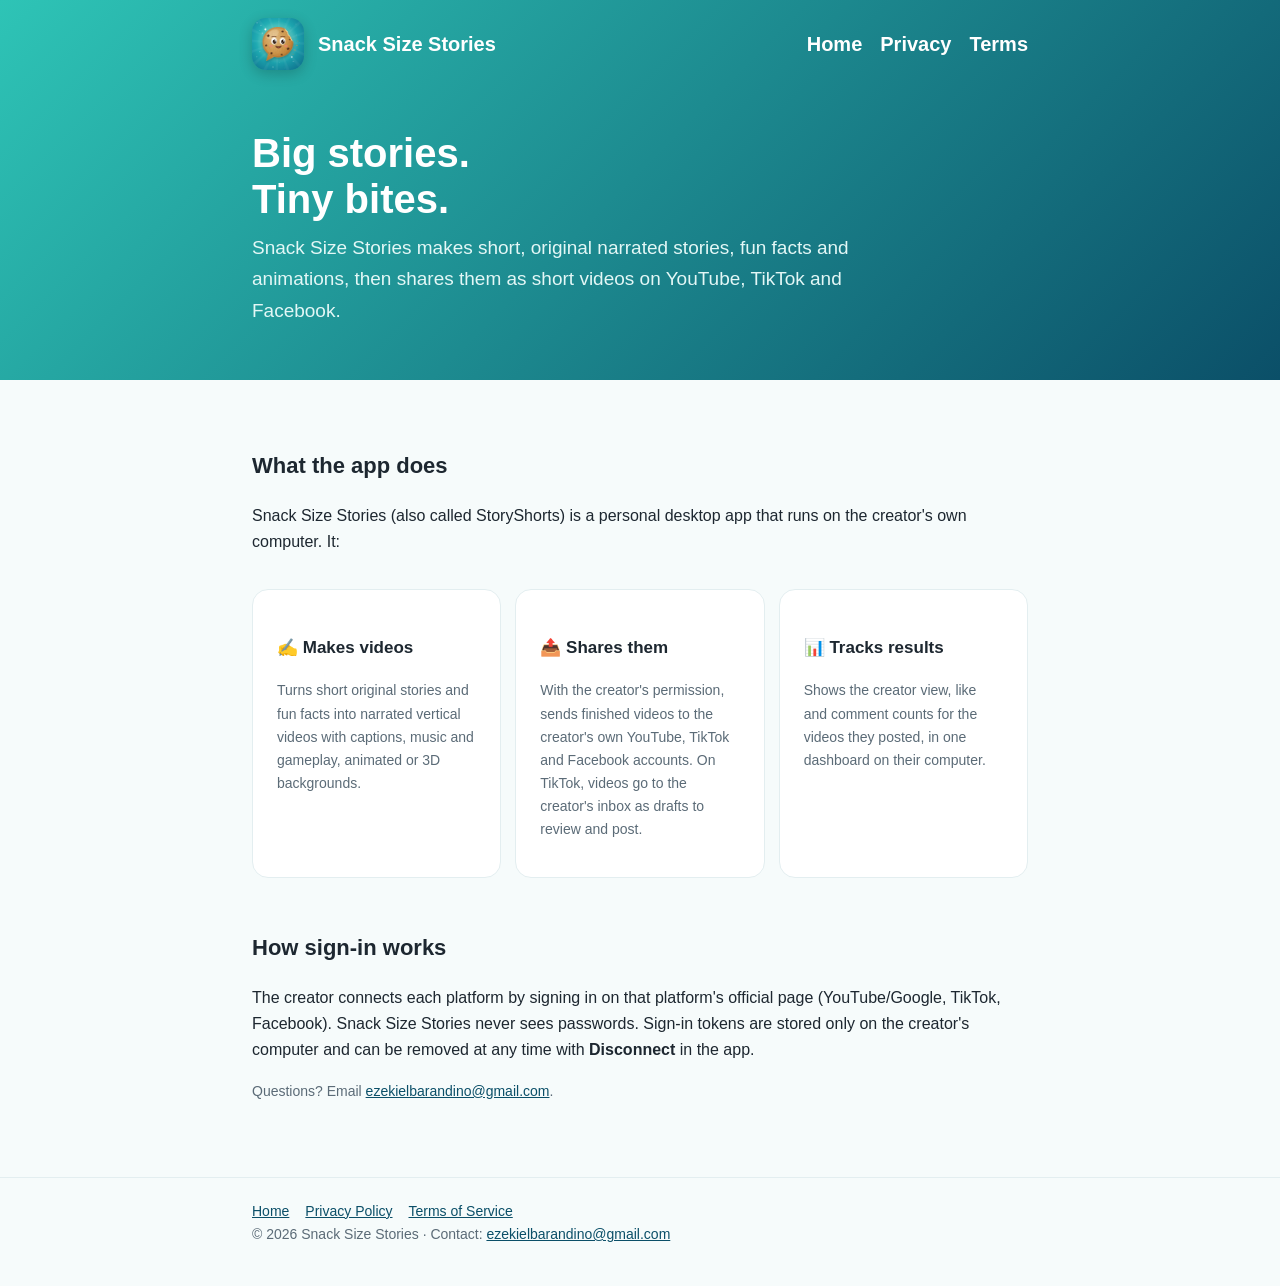
<file: index.html>
<!doctype html><html lang="en"><head><meta charset="utf-8"><meta name="viewport" content="width=device-width,initial-scale=1"><link rel="icon" href="logo.png"><link rel="stylesheet" href="style.css"><title>Snack Size Stories: big stories in tiny bites</title><meta name="description" content="Short original stories, fun facts and animations, made with the Snack Size Stories app."></head><body>
<header><div class="wrap"><div class="top"><img src="logo.png" alt="Snack Size Stories logo"><a href="index.html">Snack Size Stories</a><nav><a href="index.html">Home</a><a href="privacy.html">Privacy</a><a href="terms.html">Terms</a></nav></div><div class="hero"><h1>Big stories.<br>Tiny bites.</h1><p>Snack Size Stories makes short, original narrated stories, fun facts and animations, then shares them as short videos on YouTube, TikTok and Facebook.</p></div></div></header>
<main><div class="wrap">
<h2>What the app does</h2>
<p>Snack Size Stories (also called StoryShorts) is a personal desktop app that runs on the creator's own computer. It:</p>
<div class="grid">
<div class="card"><h3>✍️ Makes videos</h3><p class="muted">Turns short original stories and fun facts into narrated vertical videos with captions, music and gameplay, animated or 3D backgrounds.</p></div>
<div class="card"><h3>📤 Shares them</h3><p class="muted">With the creator's permission, sends finished videos to the creator's own YouTube, TikTok and Facebook accounts. On TikTok, videos go to the creator's inbox as drafts to review and post.</p></div>
<div class="card"><h3>📊 Tracks results</h3><p class="muted">Shows the creator view, like and comment counts for the videos they posted, in one dashboard on their computer.</p></div>
</div>
<h2>How sign-in works</h2>
<p>The creator connects each platform by signing in on that platform's official page (YouTube/Google, TikTok, Facebook). Snack Size Stories never sees passwords. Sign-in tokens are stored only on the creator's computer and can be removed at any time with <b>Disconnect</b> in the app.</p>
<p class="muted">Questions? Email <a href="mailto:ezekielbarandino@gmail.com">ezekielbarandino@gmail.com</a>.</p>
</div></main>
<footer><div class="wrap"><a href="index.html">Home</a><a href="privacy.html">Privacy Policy</a><a href="terms.html">Terms of Service</a><br>© 2026 Snack Size Stories · Contact: <a href="mailto:ezekielbarandino@gmail.com">ezekielbarandino@gmail.com</a></div></footer></body></html>
</file>
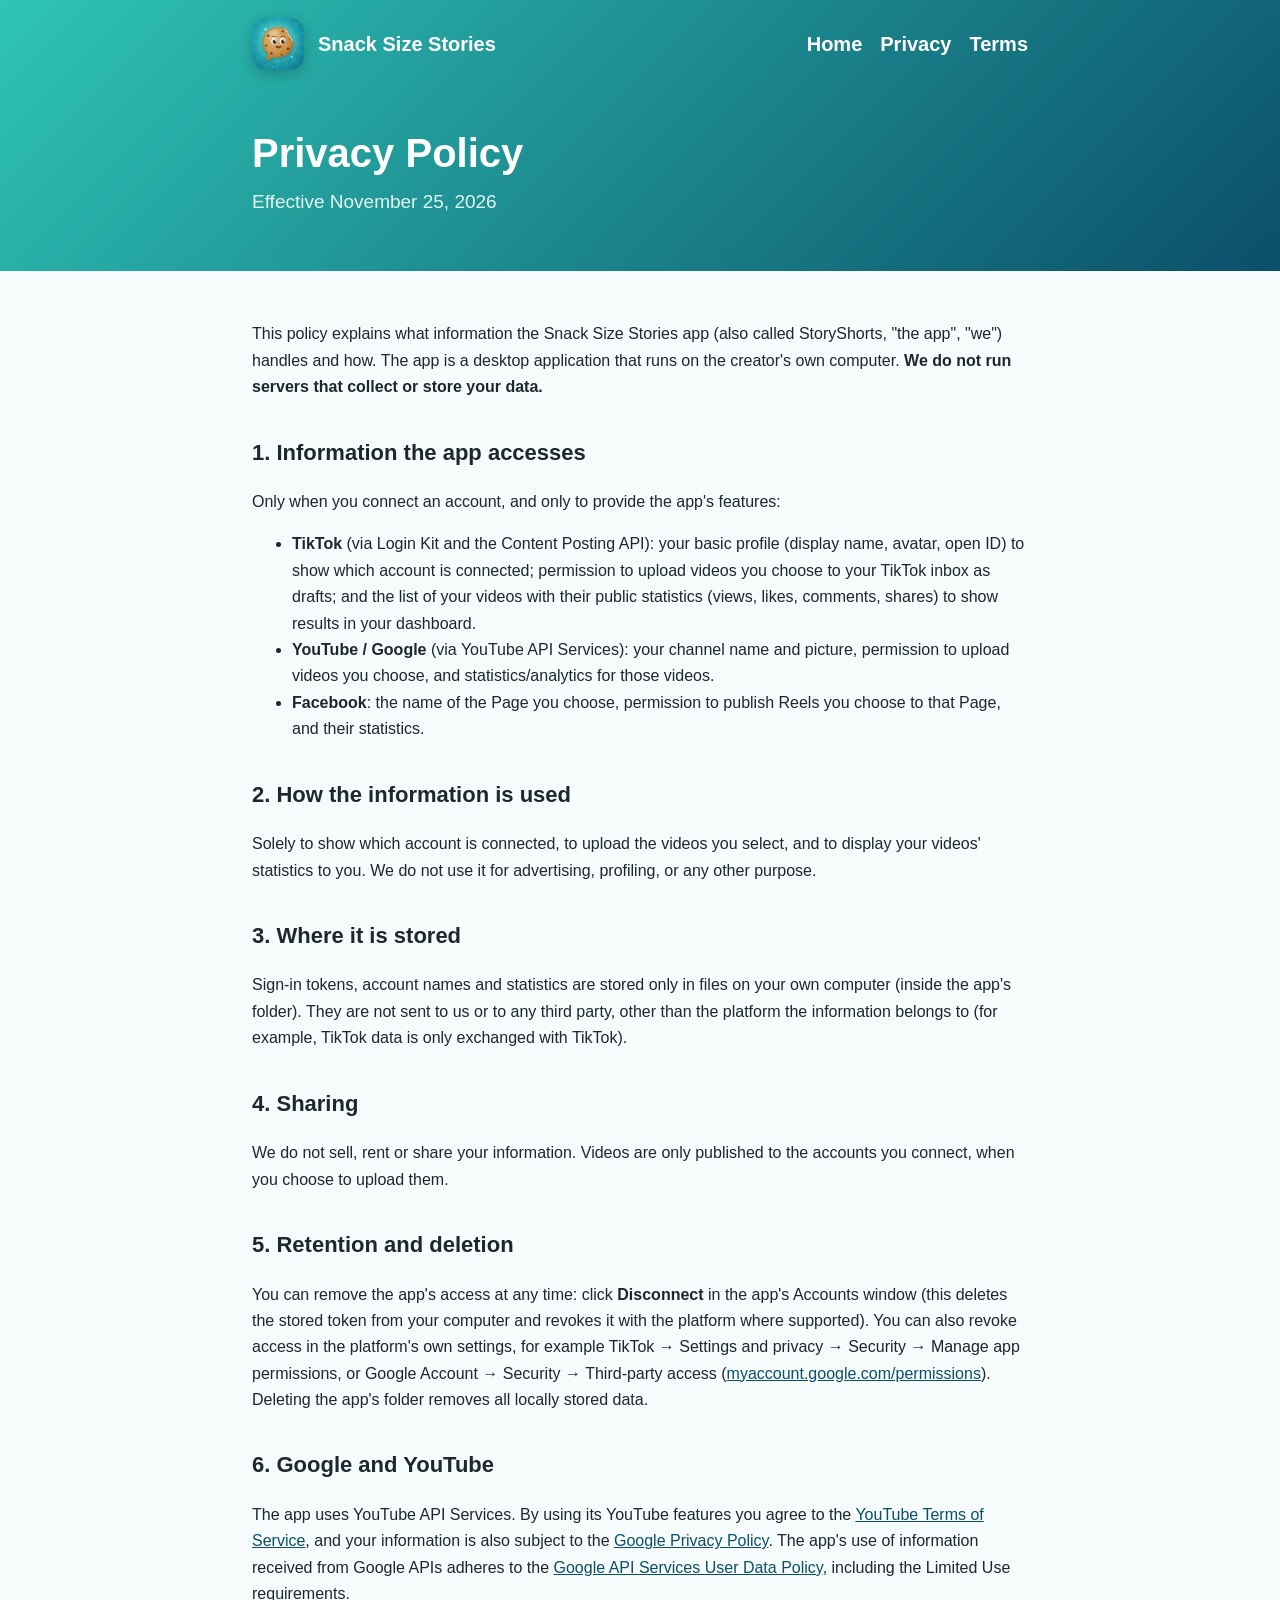
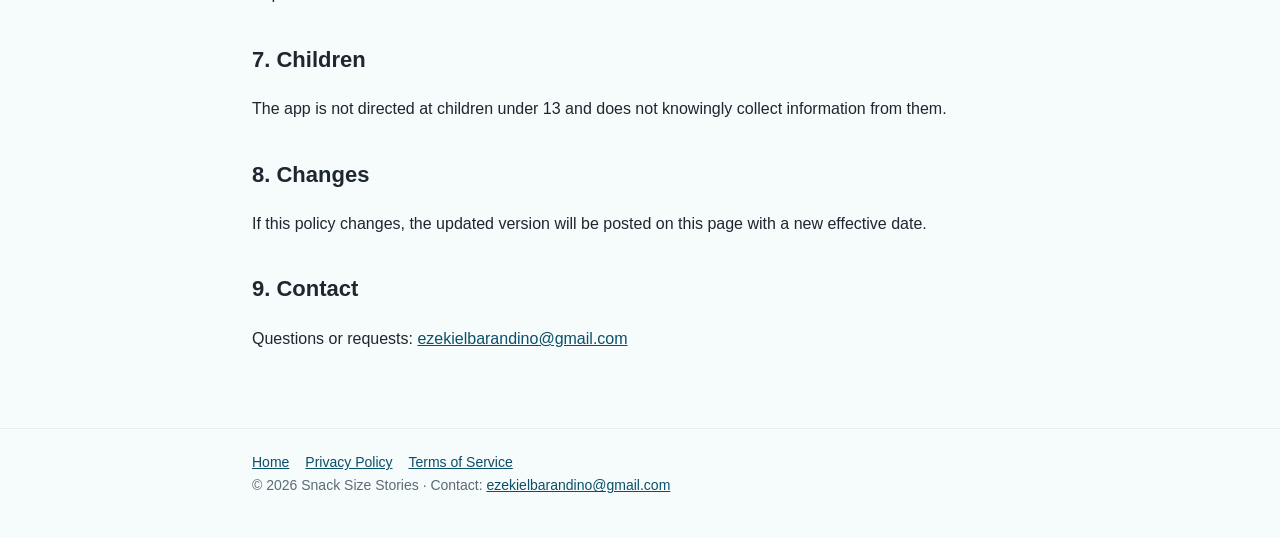
<file: privacy.html>
<!doctype html><html lang="en"><head><meta charset="utf-8"><meta name="viewport" content="width=device-width,initial-scale=1"><link rel="icon" href="logo.png"><link rel="stylesheet" href="style.css"><title>Privacy Policy: Snack Size Stories</title></head><body>
<header><div class="wrap"><div class="top"><img src="logo.png" alt="Snack Size Stories logo"><a href="index.html">Snack Size Stories</a><nav><a href="index.html">Home</a><a href="privacy.html">Privacy</a><a href="terms.html">Terms</a></nav></div><div class="hero"><h1>Privacy Policy</h1><p>Effective November 25, 2026</p></div></div></header>
<main><div class="wrap">
<p>This policy explains what information the Snack Size Stories app (also called StoryShorts, "the app", "we") handles and how. The app is a desktop application that runs on the creator's own computer. <b>We do not run servers that collect or store your data.</b></p>
<h2>1. Information the app accesses</h2>
<p>Only when you connect an account, and only to provide the app's features:</p>
<ul>
<li><b>TikTok</b> (via Login Kit and the Content Posting API): your basic profile (display name, avatar, open ID) to show which account is connected; permission to upload videos you choose to your TikTok inbox as drafts; and the list of your videos with their public statistics (views, likes, comments, shares) to show results in your dashboard.</li>
<li><b>YouTube / Google</b> (via YouTube API Services): your channel name and picture, permission to upload videos you choose, and statistics/analytics for those videos.</li>
<li><b>Facebook</b>: the name of the Page you choose, permission to publish Reels you choose to that Page, and their statistics.</li>
</ul>
<h2>2. How the information is used</h2>
<p>Solely to show which account is connected, to upload the videos you select, and to display your videos' statistics to you. We do not use it for advertising, profiling, or any other purpose.</p>
<h2>3. Where it is stored</h2>
<p>Sign-in tokens, account names and statistics are stored only in files on your own computer (inside the app's folder). They are not sent to us or to any third party, other than the platform the information belongs to (for example, TikTok data is only exchanged with TikTok).</p>
<h2>4. Sharing</h2>
<p>We do not sell, rent or share your information. Videos are only published to the accounts you connect, when you choose to upload them.</p>
<h2>5. Retention and deletion</h2>
<p>You can remove the app's access at any time: click <b>Disconnect</b> in the app's Accounts window (this deletes the stored token from your computer and revokes it with the platform where supported). You can also revoke access in the platform's own settings, for example TikTok → Settings and privacy → Security → Manage app permissions, or Google Account → Security → Third-party access (<a href="https://myaccount.google.com/permissions">myaccount.google.com/permissions</a>). Deleting the app's folder removes all locally stored data.</p>
<h2>6. Google and YouTube</h2>
<p>The app uses YouTube API Services. By using its YouTube features you agree to the <a href="https://www.youtube.com/t/terms">YouTube Terms of Service</a>, and your information is also subject to the <a href="https://policies.google.com/privacy">Google Privacy Policy</a>. The app's use of information received from Google APIs adheres to the <a href="https://developers.google.com/terms/api-services-user-data-policy">Google API Services User Data Policy</a>, including the Limited Use requirements.</p>
<h2>7. Children</h2>
<p>The app is not directed at children under 13 and does not knowingly collect information from them.</p>
<h2>8. Changes</h2>
<p>If this policy changes, the updated version will be posted on this page with a new effective date.</p>
<h2>9. Contact</h2>
<p>Questions or requests: <a href="mailto:ezekielbarandino@gmail.com">ezekielbarandino@gmail.com</a></p>
</div></main>
<footer><div class="wrap"><a href="index.html">Home</a><a href="privacy.html">Privacy Policy</a><a href="terms.html">Terms of Service</a><br>© 2026 Snack Size Stories · Contact: <a href="mailto:ezekielbarandino@gmail.com">ezekielbarandino@gmail.com</a></div></footer></body></html>
</file>
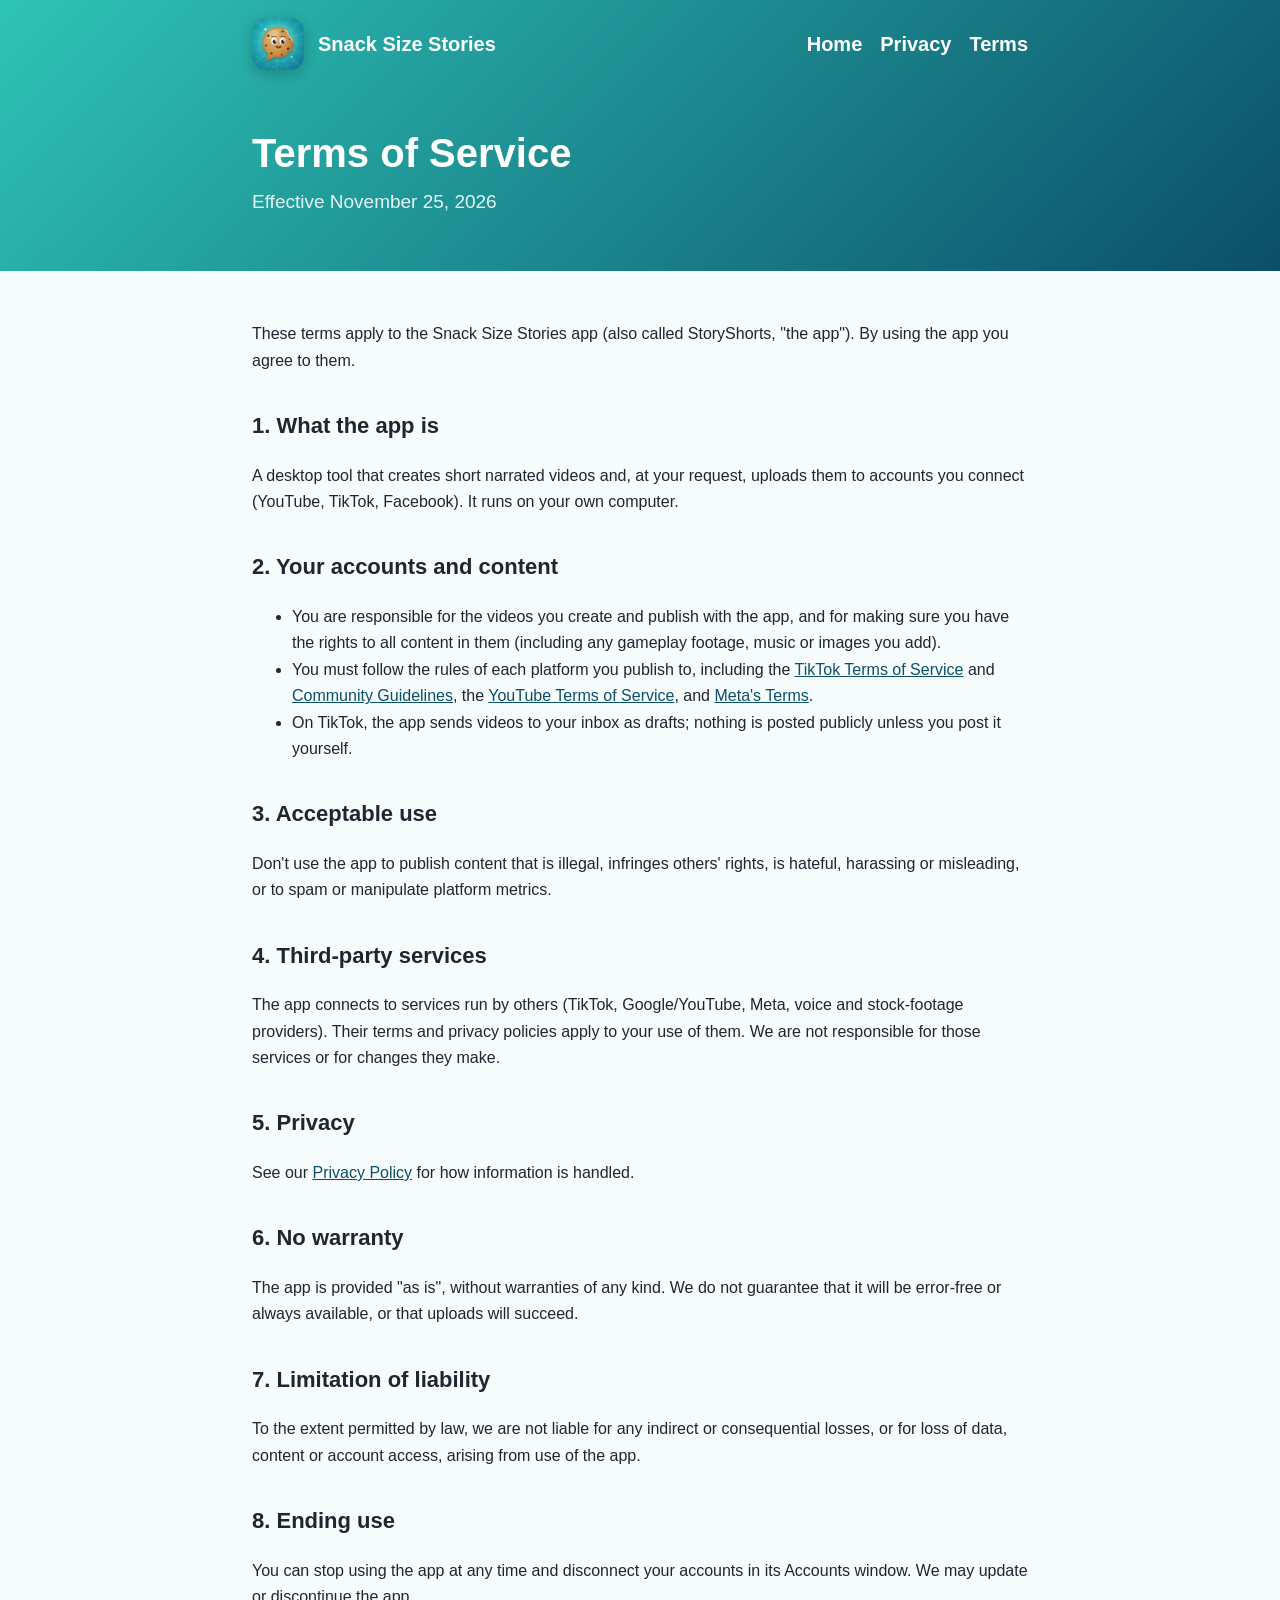
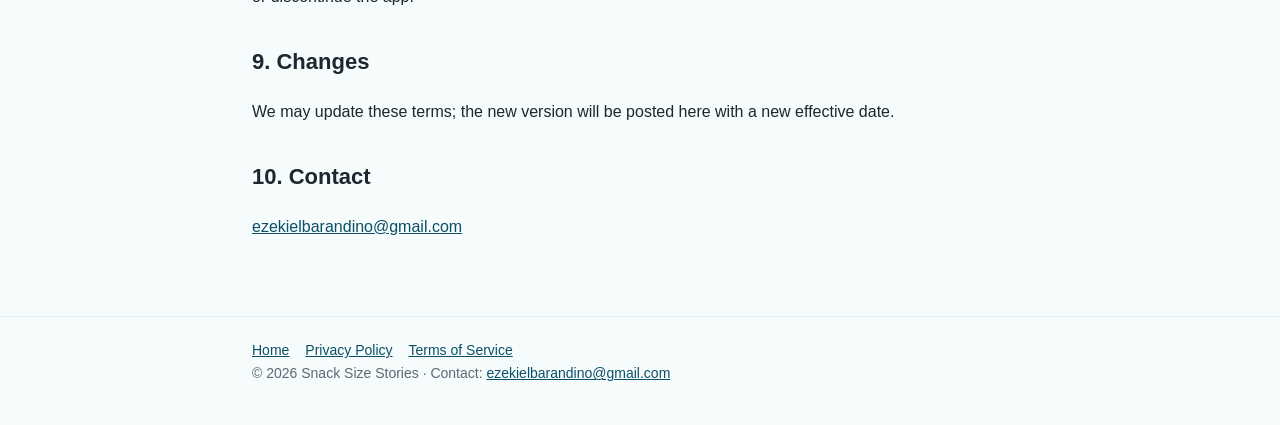
<file: terms.html>
<!doctype html><html lang="en"><head><meta charset="utf-8"><meta name="viewport" content="width=device-width,initial-scale=1"><link rel="icon" href="logo.png"><link rel="stylesheet" href="style.css"><title>Terms of Service: Snack Size Stories</title></head><body>
<header><div class="wrap"><div class="top"><img src="logo.png" alt="Snack Size Stories logo"><a href="index.html">Snack Size Stories</a><nav><a href="index.html">Home</a><a href="privacy.html">Privacy</a><a href="terms.html">Terms</a></nav></div><div class="hero"><h1>Terms of Service</h1><p>Effective November 25, 2026</p></div></div></header>
<main><div class="wrap">
<p>These terms apply to the Snack Size Stories app (also called StoryShorts, "the app"). By using the app you agree to them.</p>
<h2>1. What the app is</h2>
<p>A desktop tool that creates short narrated videos and, at your request, uploads them to accounts you connect (YouTube, TikTok, Facebook). It runs on your own computer.</p>
<h2>2. Your accounts and content</h2>
<ul>
<li>You are responsible for the videos you create and publish with the app, and for making sure you have the rights to all content in them (including any gameplay footage, music or images you add).</li>
<li>You must follow the rules of each platform you publish to, including the <a href="https://www.tiktok.com/legal/terms-of-service">TikTok Terms of Service</a> and <a href="https://www.tiktok.com/community-guidelines">Community Guidelines</a>, the <a href="https://www.youtube.com/t/terms">YouTube Terms of Service</a>, and <a href="https://www.facebook.com/terms">Meta's Terms</a>.</li>
<li>On TikTok, the app sends videos to your inbox as drafts; nothing is posted publicly unless you post it yourself.</li>
</ul>
<h2>3. Acceptable use</h2>
<p>Don't use the app to publish content that is illegal, infringes others' rights, is hateful, harassing or misleading, or to spam or manipulate platform metrics.</p>
<h2>4. Third-party services</h2>
<p>The app connects to services run by others (TikTok, Google/YouTube, Meta, voice and stock-footage providers). Their terms and privacy policies apply to your use of them. We are not responsible for those services or for changes they make.</p>
<h2>5. Privacy</h2>
<p>See our <a href="privacy.html">Privacy Policy</a> for how information is handled.</p>
<h2>6. No warranty</h2>
<p>The app is provided "as is", without warranties of any kind. We do not guarantee that it will be error-free or always available, or that uploads will succeed.</p>
<h2>7. Limitation of liability</h2>
<p>To the extent permitted by law, we are not liable for any indirect or consequential losses, or for loss of data, content or account access, arising from use of the app.</p>
<h2>8. Ending use</h2>
<p>You can stop using the app at any time and disconnect your accounts in its Accounts window. We may update or discontinue the app.</p>
<h2>9. Changes</h2>
<p>We may update these terms; the new version will be posted here with a new effective date.</p>
<h2>10. Contact</h2>
<p><a href="mailto:ezekielbarandino@gmail.com">ezekielbarandino@gmail.com</a></p>
</div></main>
<footer><div class="wrap"><a href="index.html">Home</a><a href="privacy.html">Privacy Policy</a><a href="terms.html">Terms of Service</a><br>© 2026 Snack Size Stories · Contact: <a href="mailto:ezekielbarandino@gmail.com">ezekielbarandino@gmail.com</a></div></footer></body></html>
</file>
<file: style.css>
:root { --teal: #1A9FAE; --deep: #0B4F68; --gold: #F5B34F; --ink: #1d2730; --muted: #5b6b77; }
* { box-sizing: border-box; }
body { margin: 0; font-family: -apple-system, BlinkMacSystemFont, "Segoe UI", Roboto, Helvetica, Arial, sans-serif; color: var(--ink); background: #f6fbfb; line-height: 1.65; }
header { background: linear-gradient(135deg, #2EC4B6, var(--deep)); color: #fff; }
.wrap { max-width: 820px; margin: 0 auto; padding: 0 22px; }
.top { display: flex; align-items: center; gap: 14px; padding: 18px 0; }
.top img { width: 52px; height: 52px; border-radius: 14px; box-shadow: 0 4px 14px rgba(0,0,0,.2); }
.top a { color: #fff; text-decoration: none; font-weight: 800; font-size: 20px; }
nav { margin-left: auto; display: flex; gap: 18px; font-size: 15px; }
nav a { color: #e9fbfa; text-decoration: none; font-weight: 600; }
.hero { padding: 42px 0 54px; }
.hero h1 { font-size: 40px; line-height: 1.15; margin: 0 0 10px; }
.hero p { font-size: 19px; margin: 0; color: #e3f7f6; max-width: 620px; }
main { padding: 34px 0 60px; }
h2 { margin-top: 34px; font-size: 22px; } h3 { font-size: 17px; margin-top: 22px; }
.card { background: #fff; border: 1px solid #e3eef0; border-radius: 16px; padding: 22px 24px; margin: 18px 0; }
.grid { display: grid; grid-template-columns: repeat(auto-fit, minmax(220px, 1fr)); gap: 14px; }
.muted { color: var(--muted); font-size: 14px; }
a { color: var(--deep); }
footer { border-top: 1px solid #e3eef0; padding: 22px 0 40px; color: var(--muted); font-size: 14px; }
footer a { margin-right: 16px; }
</file>
